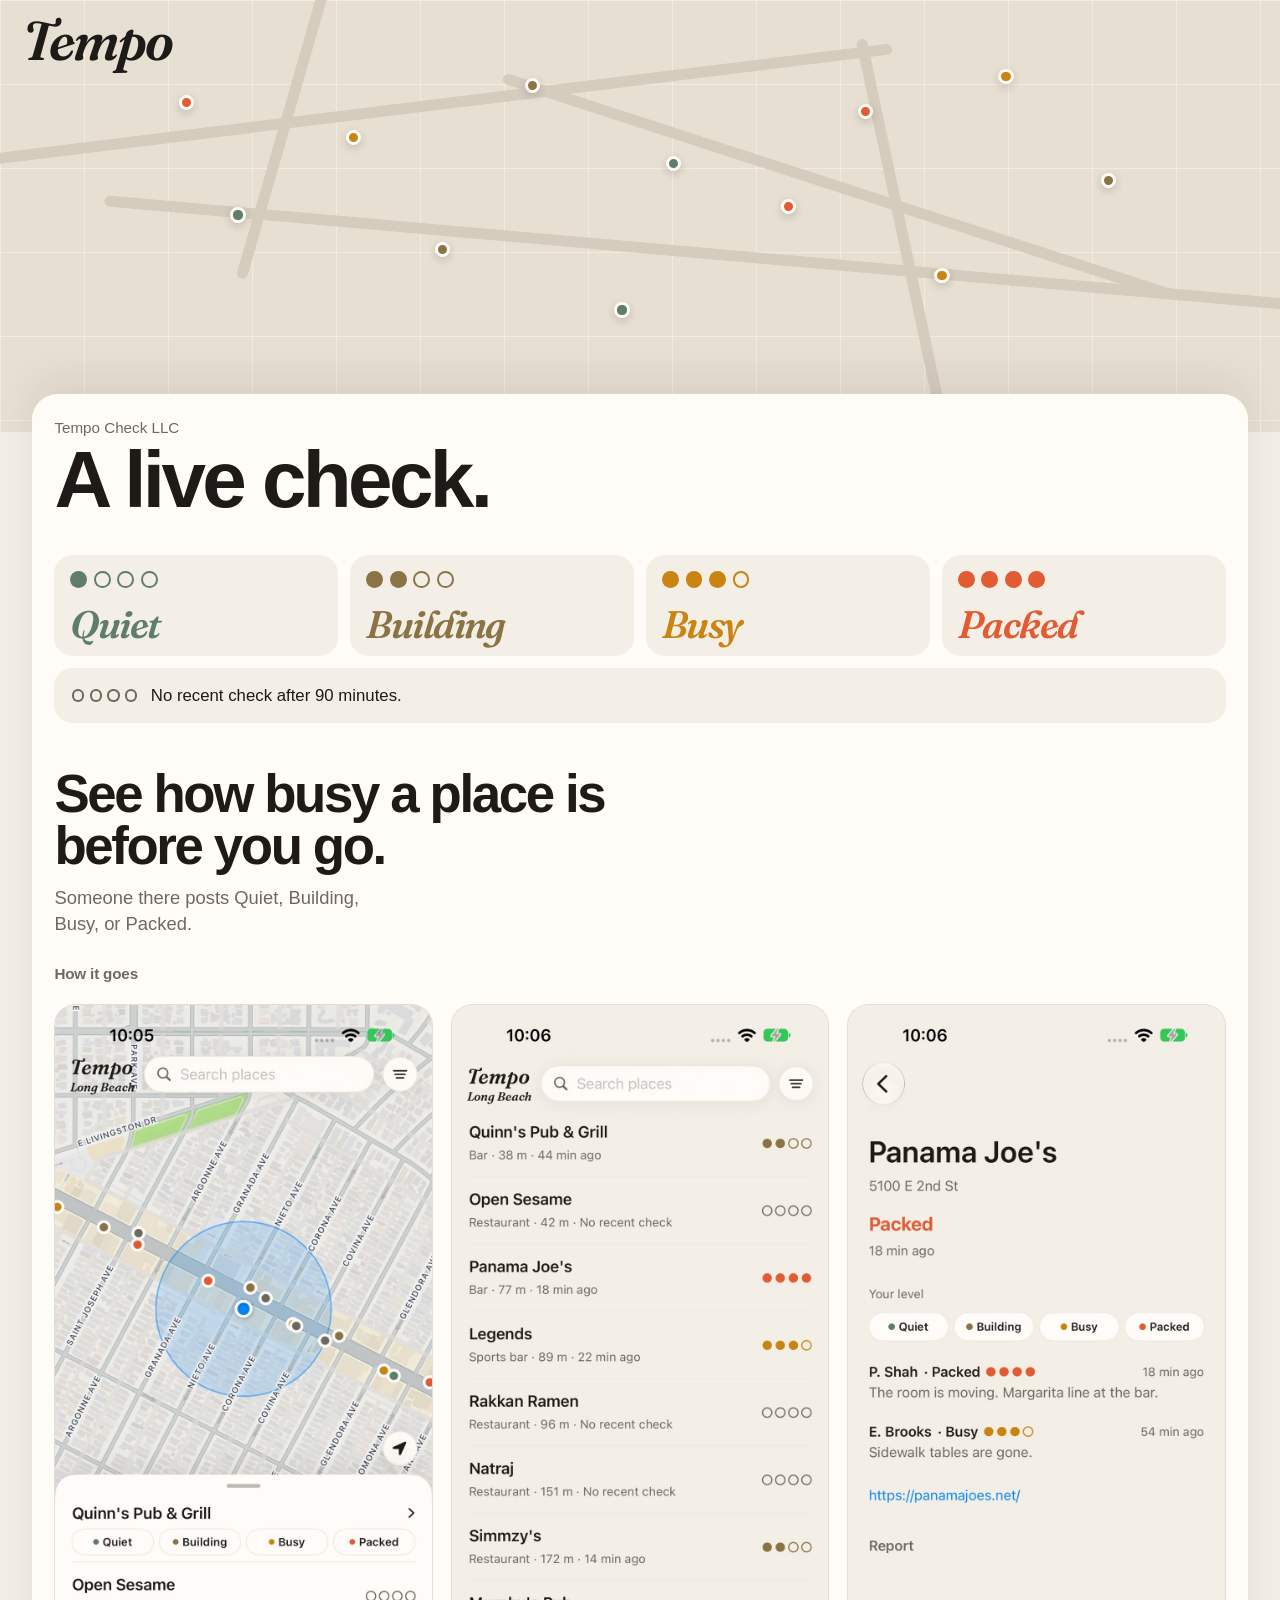
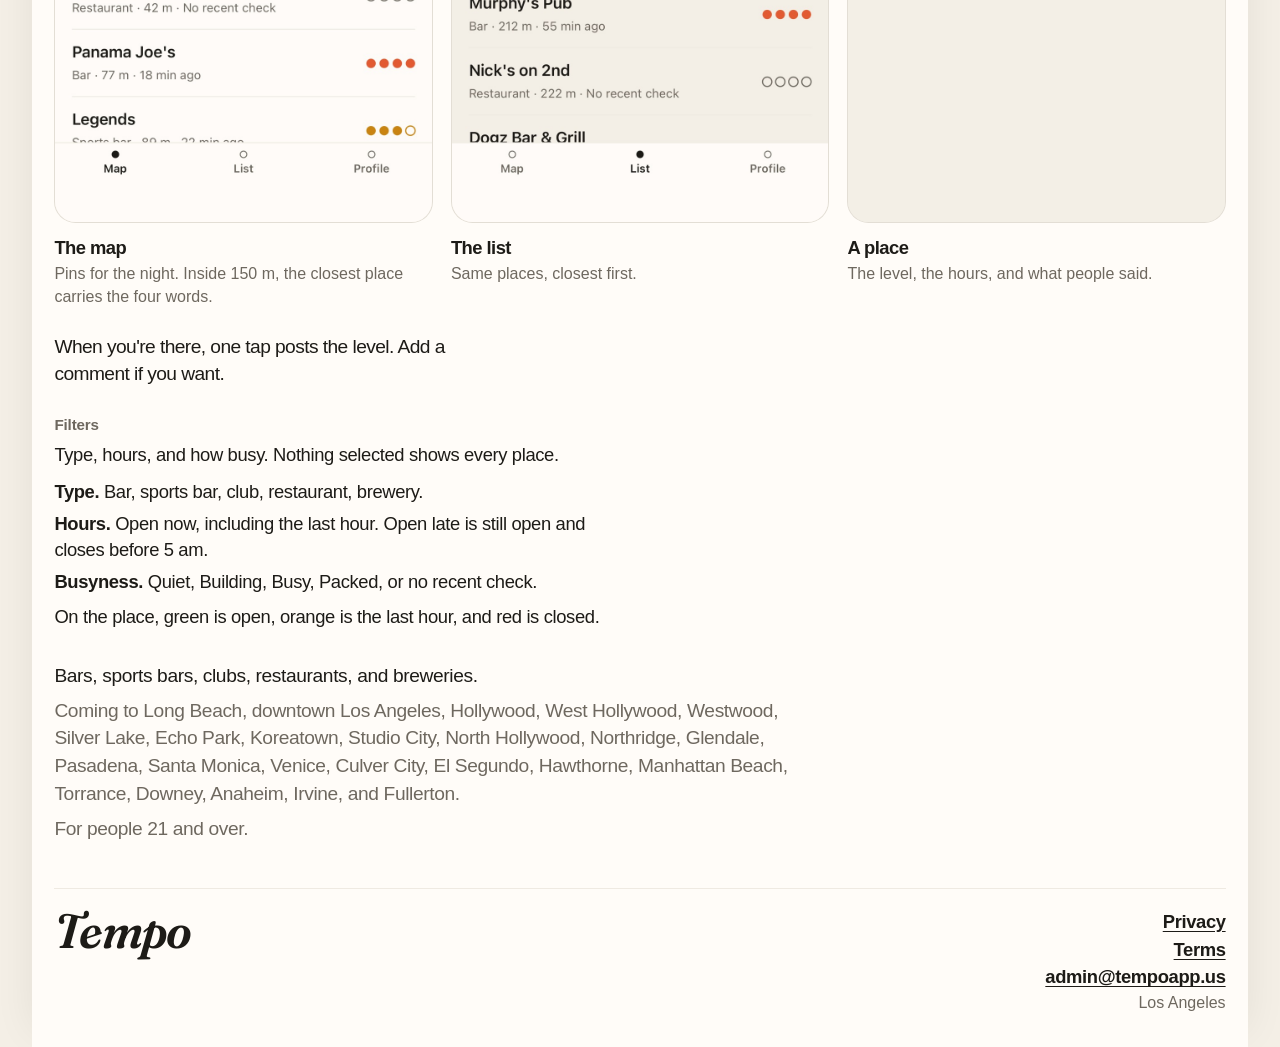
<file: index.html>
<!DOCTYPE html>
<html lang="en">
<head>
  <meta charset="utf-8">
  <meta name="viewport" content="width=device-width, initial-scale=1">
  <title>Tempo</title>
  <meta name="description" content="See how busy a place is before you go. Tempo is a live check, from Tempo Check LLC.">
  <meta name="theme-color" content="#e7dfd2">
  <link rel="stylesheet" href="styles.css">
</head>
<body>
  <header class="stage">
    <div class="sky" aria-hidden="true">
      <span class="road r1"></span>
      <span class="road r2"></span>
      <span class="road r3"></span>
      <span class="road r4"></span>
      <span class="road r5"></span>
      <span class="pin packed" style="top: 22%; left: 14%"></span>
      <span class="pin busy" style="top: 30%; left: 27%"></span>
      <span class="pin building" style="top: 18%; left: 41%"></span>
      <span class="pin quiet" style="top: 36%; left: 52%"></span>
      <span class="pin packed" style="top: 24%; left: 67%"></span>
      <span class="pin busy" style="top: 16%; left: 78%"></span>
      <span class="pin quiet" style="top: 48%; left: 18%"></span>
      <span class="pin building" style="top: 56%; left: 34%"></span>
      <span class="pin packed" style="top: 46%; left: 61%"></span>
      <span class="pin busy" style="top: 62%; left: 73%"></span>
      <span class="pin quiet" style="top: 70%; left: 48%"></span>
      <span class="pin building" style="top: 40%; left: 86%"></span>
    </div>
    <div class="bar">
      <p class="brand">Tempo</p>
    </div>
  </header>

  <main>
    <section class="lead">
      <p class="kicker">Tempo Check LLC</p>
      <h1>A live check.</h1>
    </section>

    <section class="meter-block">
      <ol class="meter">
        <li class="quiet">
          <span class="dots" aria-hidden="true"><i></i><i class="off"></i><i class="off"></i><i class="off"></i></span>
          <span class="name">Quiet</span>
        </li>
        <li class="building">
          <span class="dots" aria-hidden="true"><i></i><i></i><i class="off"></i><i class="off"></i></span>
          <span class="name">Building</span>
        </li>
        <li class="busy">
          <span class="dots" aria-hidden="true"><i></i><i></i><i></i><i class="off"></i></span>
          <span class="name">Busy</span>
        </li>
        <li class="packed">
          <span class="dots" aria-hidden="true"><i></i><i></i><i></i><i></i></span>
          <span class="name">Packed</span>
        </li>
      </ol>
      <p class="blank"><span class="dots" aria-hidden="true"><i class="off"></i><i class="off"></i><i class="off"></i><i class="off"></i></span>No recent check after 90 minutes.</p>
    </section>

    <section class="purpose-block">
      <p class="purpose">See how busy a place is before you go.</p>
      <p class="purpose-note">Someone there posts Quiet, Building, Busy, or Packed.</p>
    </section>

    <section class="flow">
      <h2>How it goes</h2>
      <figure>
        <img src="images/map.jpg" alt="The Tempo map in Long Beach. Colored pins show the level, and Quinn's Pub and Grill is the closest place, with Quiet, Building, Busy, and Packed.">
        <figcaption>
          <span class="step">The map</span>
          Pins for the night. Inside 150 m, the closest place carries the four words.
        </figcaption>
      </figure>
      <figure>
        <img src="images/list.jpg" alt="The Tempo list in Long Beach, closest places first. Each row shows the dots, the kind of place, and how far away it is.">
        <figcaption>
          <span class="step">The list</span>
          Same places, closest first.
        </figcaption>
      </figure>
      <figure>
        <img src="images/place.jpg" alt="Panama Joe's open in Tempo. Packed, 18 minutes ago, with notes from people who were there.">
        <figcaption>
          <span class="step">A place</span>
          The level, the hours, and what people said.
        </figcaption>
      </figure>
    </section>

    <p class="tap">When you're there, one tap posts the level. Add a comment if you want.</p>

    <section class="details">
      <h2>Filters</h2>
      <p>Type, hours, and how busy. Nothing selected shows every place.</p>
      <ul>
        <li><strong>Type.</strong> Bar, sports bar, club, restaurant, brewery.</li>
        <li><strong>Hours.</strong> Open now, including the last hour. Open late is still open and closes before 5 am.</li>
        <li><strong>Busyness.</strong> Quiet, Building, Busy, Packed, or no recent check.</li>
      </ul>
      <p>On the place, green is open, orange is the last hour, and red is closed.</p>
    </section>

    <section class="cover">
      <p>Bars, sports bars, clubs, restaurants, and breweries.</p>
      <p class="cover-places">Coming to Long Beach, downtown Los Angeles, Hollywood, West Hollywood, Westwood, Silver Lake, Echo Park, Koreatown, Studio City, North Hollywood, Northridge, Glendale, Pasadena, Santa Monica, Venice, Culver City, El Segundo, Hawthorne, Manhattan Beach, Torrance, Downey, Anaheim, Irvine, and Fullerton.</p>
      <p class="age">For people 21 and over.</p>
    </section>

    <footer>
      <p class="brand">Tempo</p>
      <div class="foot-links">
        <a href='/privacy'>Privacy</a>
        <a href='/terms'>Terms</a>
        <a href="mailto:admin@tempoapp.us">admin@tempoapp.us</a>
        <span>Los Angeles</span>
      </div>
    </footer>
  </main>
</body>
</html>
</file>
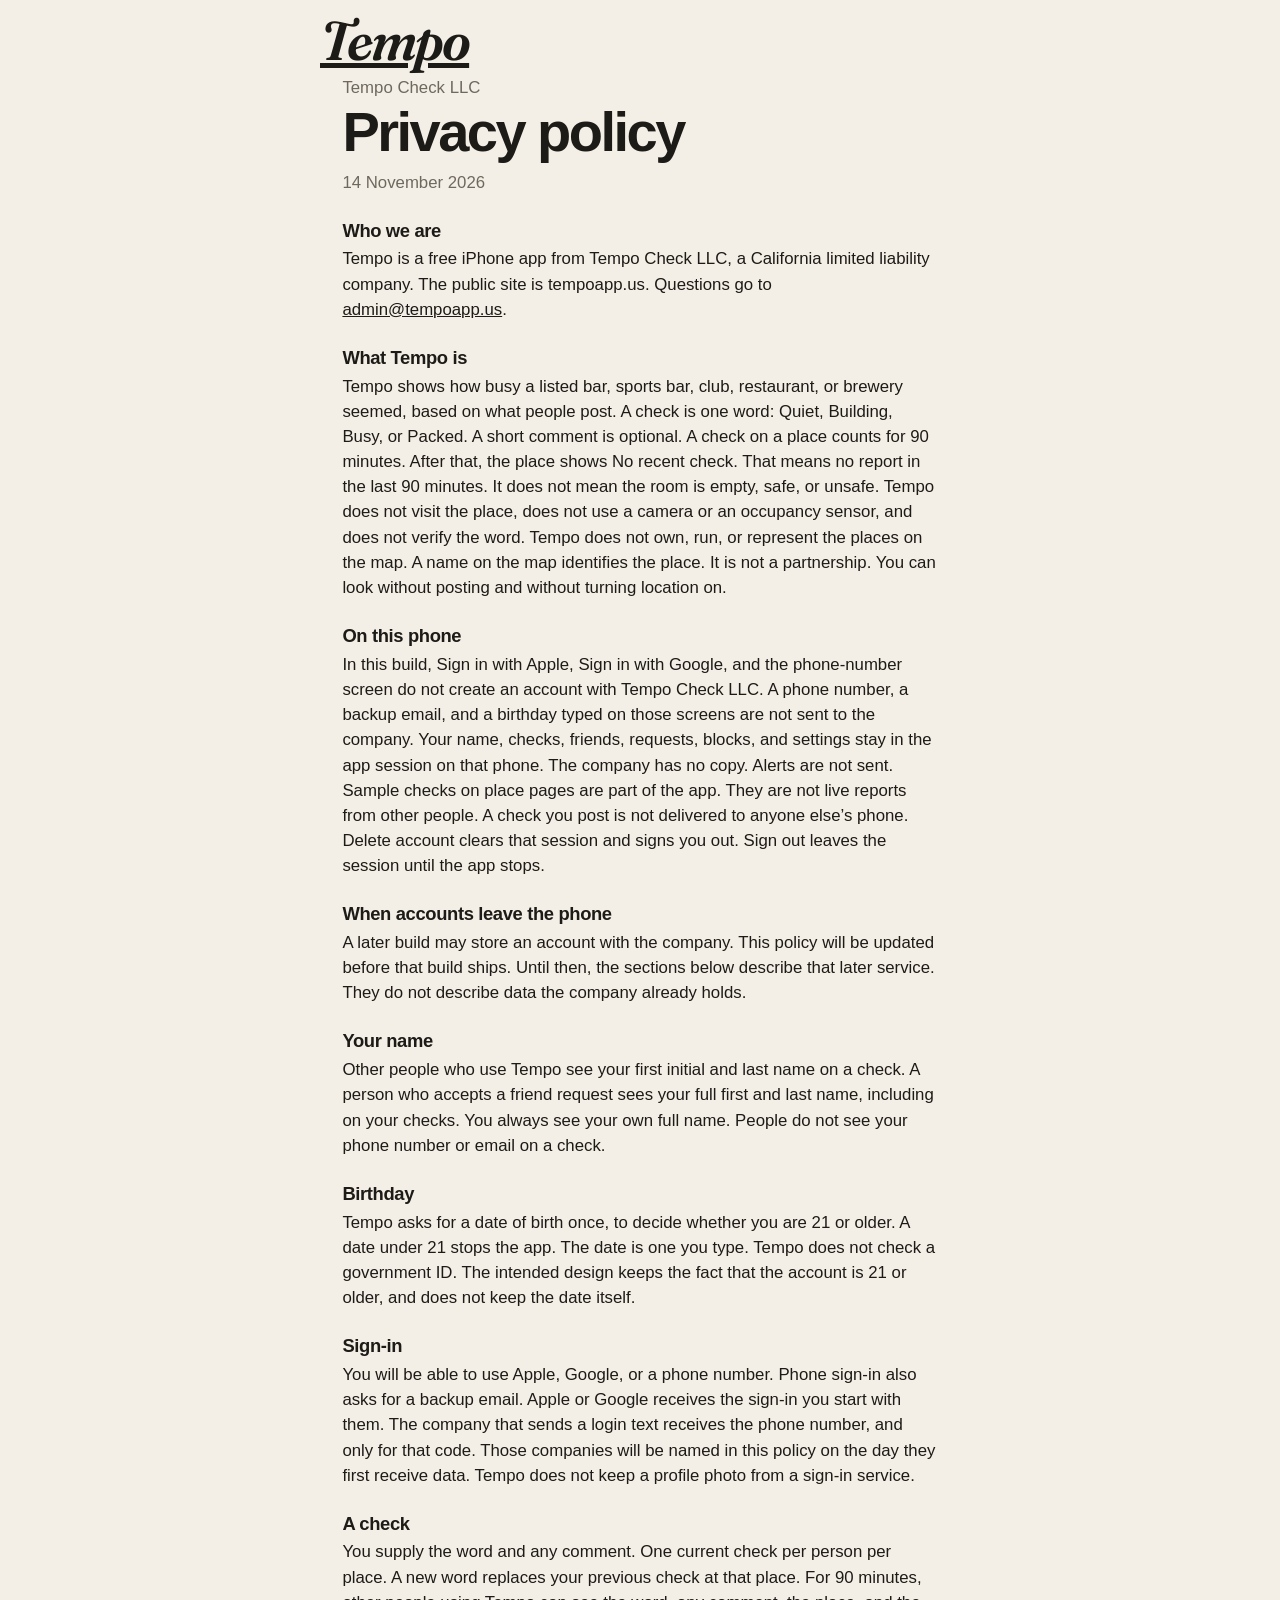
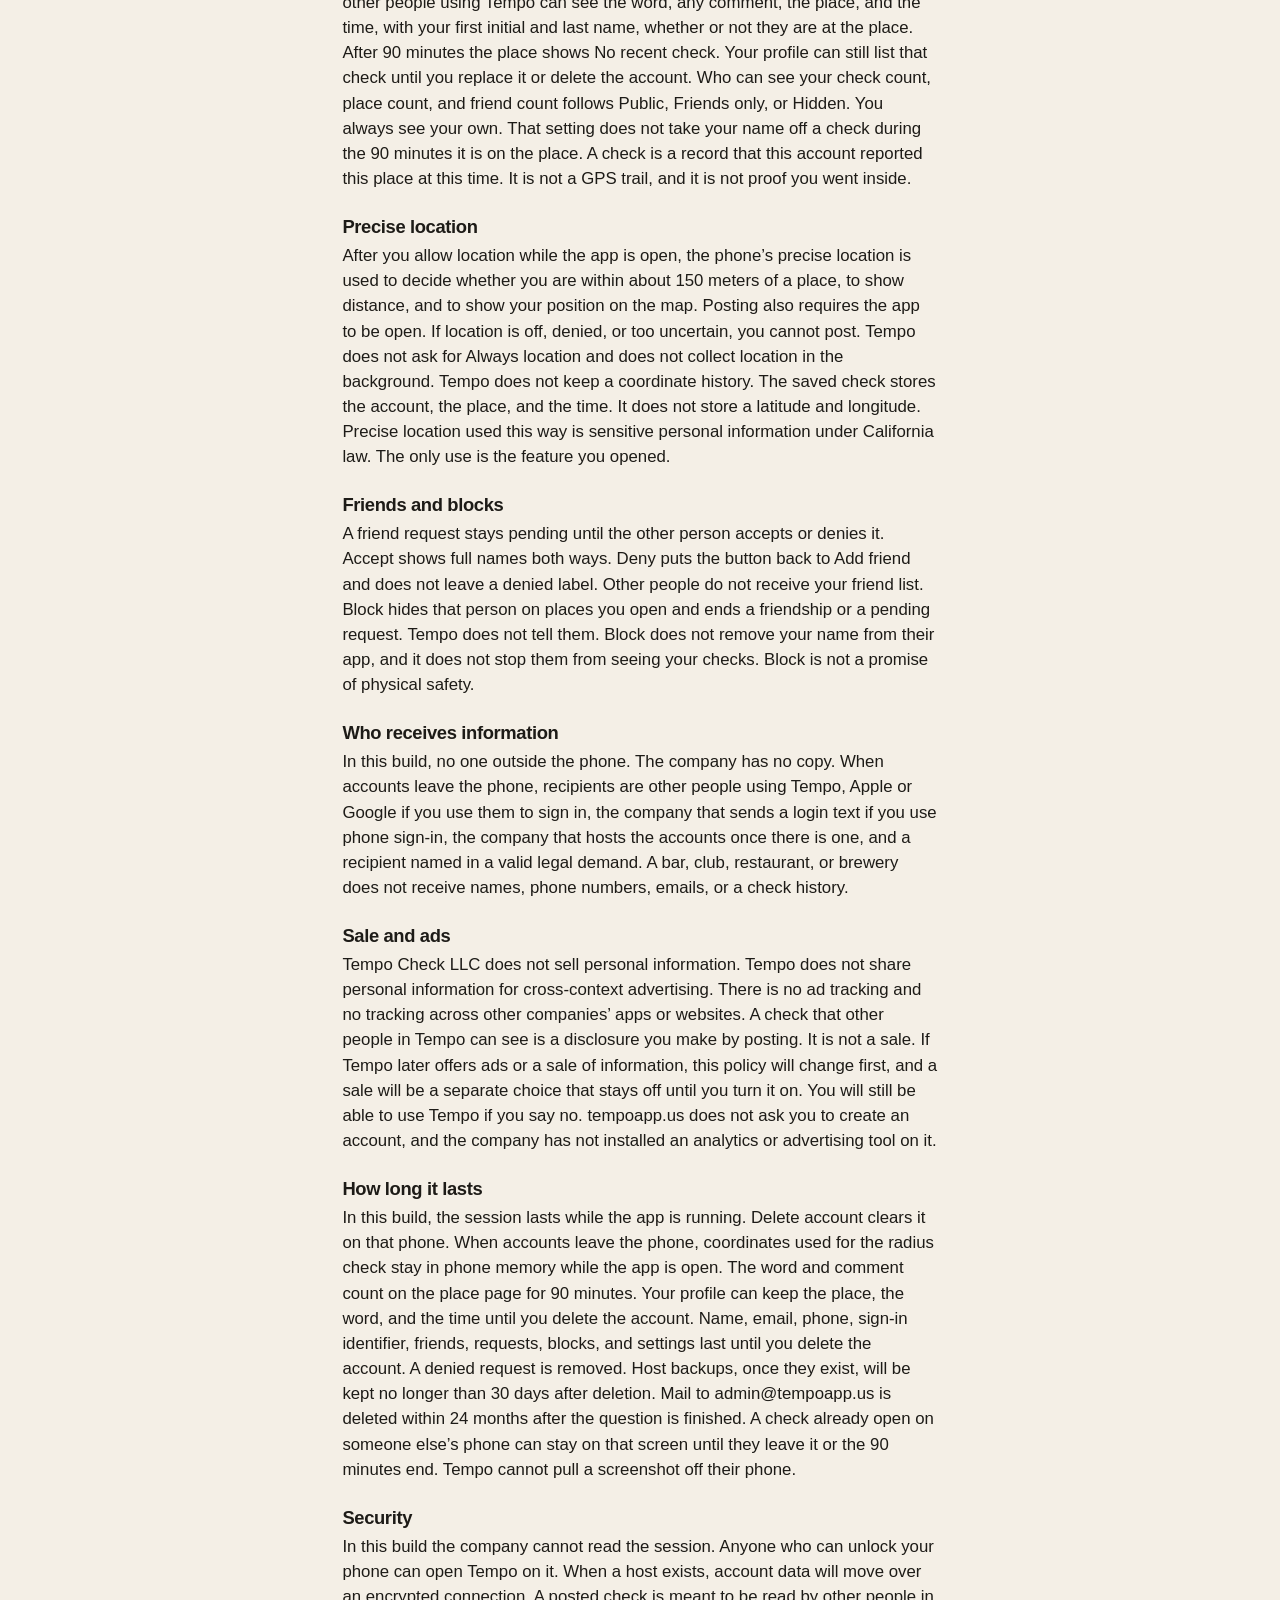
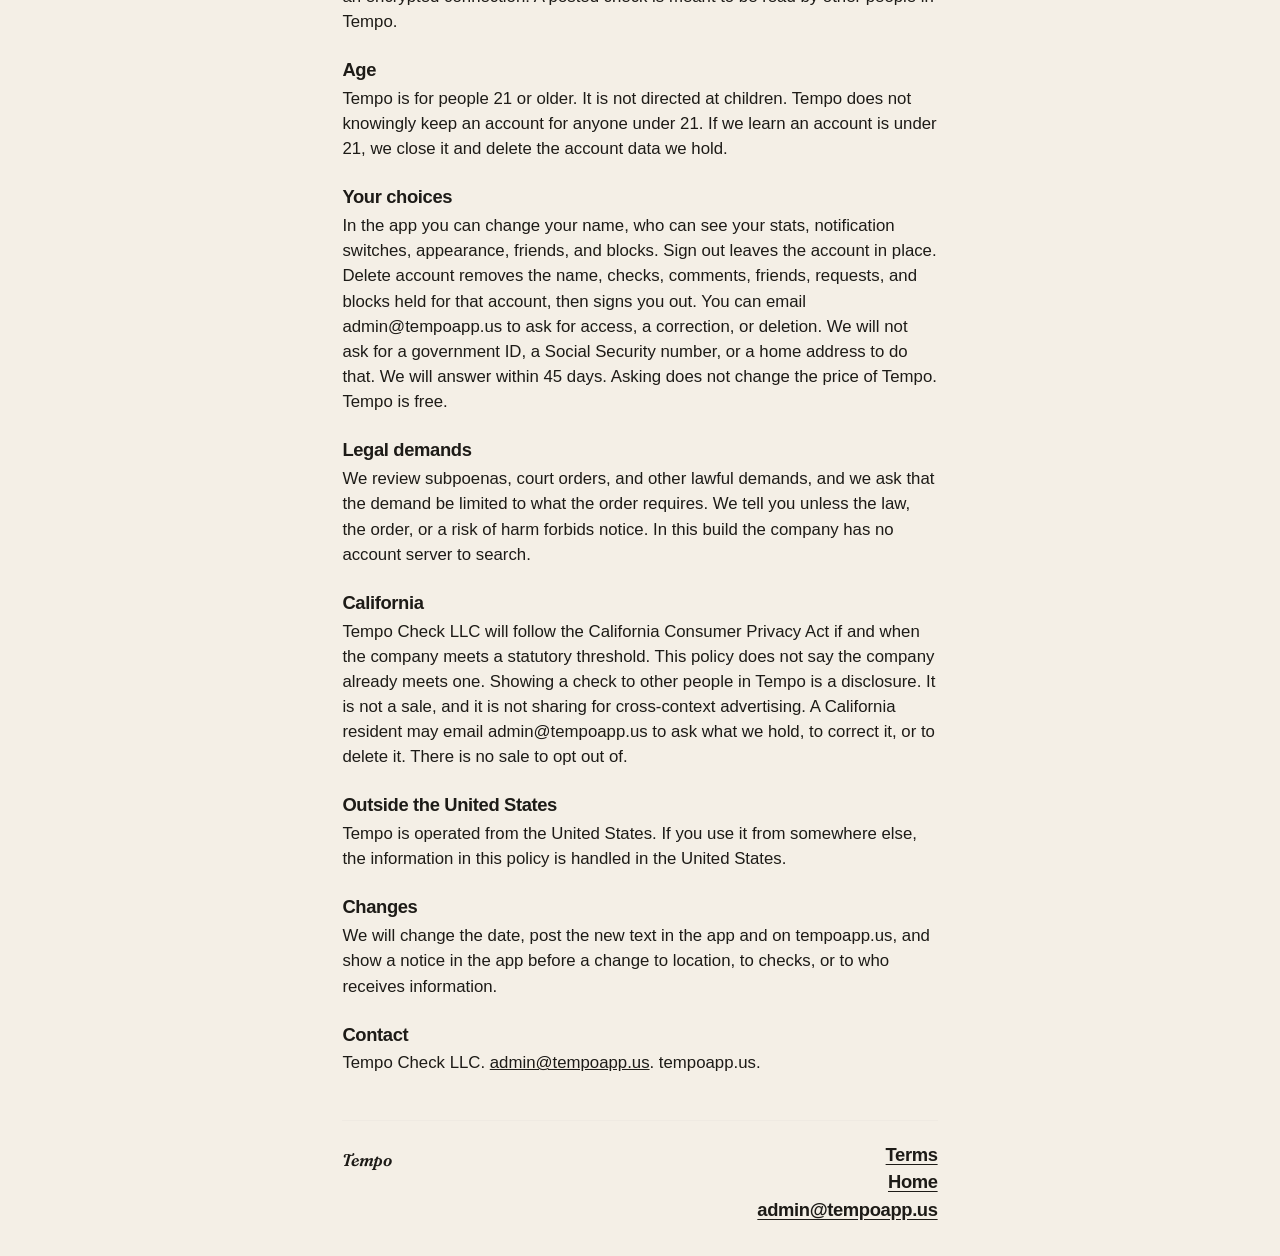
<file: privacy.html>
<!DOCTYPE html>
<html lang="en">
<head>
  <meta charset="utf-8">
  <meta name="viewport" content="width=device-width, initial-scale=1">
  <title>Privacy policy — Tempo</title>
  <meta name="description" content="Privacy policy for Tempo, from Tempo Check LLC. Effective 14 November 2026.">
  <meta name="theme-color" content="#f4efe6">
  <link rel="stylesheet" href="styles.css">
</head>
<body class="doc">
  <header class="bar">
    <a class='brand' href='/'>Tempo</a>
  </header>
  <main class="legal">
    <p class="kicker">Tempo Check LLC</p>
    <h1>Privacy policy</h1>
    <p class="dated">14 November 2026</p>

    <h2>Who we are</h2>
    <p>Tempo is a free iPhone app from Tempo Check LLC, a California limited liability company. The public site is tempoapp.us. Questions go to <a href="mailto:admin@tempoapp.us">admin@tempoapp.us</a>.</p>

    <h2>What Tempo is</h2>
    <p>Tempo shows how busy a listed bar, sports bar, club, restaurant, or brewery seemed, based on what people post. A check is one word: Quiet, Building, Busy, or Packed. A short comment is optional. A check on a place counts for 90 minutes. After that, the place shows No recent check. That means no report in the last 90 minutes. It does not mean the room is empty, safe, or unsafe. Tempo does not visit the place, does not use a camera or an occupancy sensor, and does not verify the word. Tempo does not own, run, or represent the places on the map. A name on the map identifies the place. It is not a partnership. You can look without posting and without turning location on.</p>

    <h2>On this phone</h2>
    <p>In this build, Sign in with Apple, Sign in with Google, and the phone-number screen do not create an account with Tempo Check LLC. A phone number, a backup email, and a birthday typed on those screens are not sent to the company. Your name, checks, friends, requests, blocks, and settings stay in the app session on that phone. The company has no copy. Alerts are not sent. Sample checks on place pages are part of the app. They are not live reports from other people. A check you post is not delivered to anyone else’s phone. Delete account clears that session and signs you out. Sign out leaves the session until the app stops.</p>

    <h2>When accounts leave the phone</h2>
    <p>A later build may store an account with the company. This policy will be updated before that build ships. Until then, the sections below describe that later service. They do not describe data the company already holds.</p>

    <h2>Your name</h2>
    <p>Other people who use Tempo see your first initial and last name on a check. A person who accepts a friend request sees your full first and last name, including on your checks. You always see your own full name. People do not see your phone number or email on a check.</p>

    <h2>Birthday</h2>
    <p>Tempo asks for a date of birth once, to decide whether you are 21 or older. A date under 21 stops the app. The date is one you type. Tempo does not check a government ID. The intended design keeps the fact that the account is 21 or older, and does not keep the date itself.</p>

    <h2>Sign-in</h2>
    <p>You will be able to use Apple, Google, or a phone number. Phone sign-in also asks for a backup email. Apple or Google receives the sign-in you start with them. The company that sends a login text receives the phone number, and only for that code. Those companies will be named in this policy on the day they first receive data. Tempo does not keep a profile photo from a sign-in service.</p>

    <h2>A check</h2>
    <p>You supply the word and any comment. One current check per person per place. A new word replaces your previous check at that place. For 90 minutes, other people using Tempo can see the word, any comment, the place, and the time, with your first initial and last name, whether or not they are at the place. After 90 minutes the place shows No recent check. Your profile can still list that check until you replace it or delete the account. Who can see your check count, place count, and friend count follows Public, Friends only, or Hidden. You always see your own. That setting does not take your name off a check during the 90 minutes it is on the place. A check is a record that this account reported this place at this time. It is not a GPS trail, and it is not proof you went inside.</p>

    <h2>Precise location</h2>
    <p>After you allow location while the app is open, the phone’s precise location is used to decide whether you are within about 150 meters of a place, to show distance, and to show your position on the map. Posting also requires the app to be open. If location is off, denied, or too uncertain, you cannot post. Tempo does not ask for Always location and does not collect location in the background. Tempo does not keep a coordinate history. The saved check stores the account, the place, and the time. It does not store a latitude and longitude. Precise location used this way is sensitive personal information under California law. The only use is the feature you opened.</p>

    <h2>Friends and blocks</h2>
    <p>A friend request stays pending until the other person accepts or denies it. Accept shows full names both ways. Deny puts the button back to Add friend and does not leave a denied label. Other people do not receive your friend list. Block hides that person on places you open and ends a friendship or a pending request. Tempo does not tell them. Block does not remove your name from their app, and it does not stop them from seeing your checks. Block is not a promise of physical safety.</p>

    <h2>Who receives information</h2>
    <p>In this build, no one outside the phone. The company has no copy. When accounts leave the phone, recipients are other people using Tempo, Apple or Google if you use them to sign in, the company that sends a login text if you use phone sign-in, the company that hosts the accounts once there is one, and a recipient named in a valid legal demand. A bar, club, restaurant, or brewery does not receive names, phone numbers, emails, or a check history.</p>

    <h2>Sale and ads</h2>
    <p>Tempo Check LLC does not sell personal information. Tempo does not share personal information for cross-context advertising. There is no ad tracking and no tracking across other companies’ apps or websites. A check that other people in Tempo can see is a disclosure you make by posting. It is not a sale. If Tempo later offers ads or a sale of information, this policy will change first, and a sale will be a separate choice that stays off until you turn it on. You will still be able to use Tempo if you say no. tempoapp.us does not ask you to create an account, and the company has not installed an analytics or advertising tool on it.</p>

    <h2>How long it lasts</h2>
    <p>In this build, the session lasts while the app is running. Delete account clears it on that phone. When accounts leave the phone, coordinates used for the radius check stay in phone memory while the app is open. The word and comment count on the place page for 90 minutes. Your profile can keep the place, the word, and the time until you delete the account. Name, email, phone, sign-in identifier, friends, requests, blocks, and settings last until you delete the account. A denied request is removed. Host backups, once they exist, will be kept no longer than 30 days after deletion. Mail to admin@tempoapp.us is deleted within 24 months after the question is finished. A check already open on someone else’s phone can stay on that screen until they leave it or the 90 minutes end. Tempo cannot pull a screenshot off their phone.</p>

    <h2>Security</h2>
    <p>In this build the company cannot read the session. Anyone who can unlock your phone can open Tempo on it. When a host exists, account data will move over an encrypted connection. A posted check is meant to be read by other people in Tempo.</p>

    <h2>Age</h2>
    <p>Tempo is for people 21 or older. It is not directed at children. Tempo does not knowingly keep an account for anyone under 21. If we learn an account is under 21, we close it and delete the account data we hold.</p>

    <h2>Your choices</h2>
    <p>In the app you can change your name, who can see your stats, notification switches, appearance, friends, and blocks. Sign out leaves the account in place. Delete account removes the name, checks, comments, friends, requests, and blocks held for that account, then signs you out. You can email admin@tempoapp.us to ask for access, a correction, or deletion. We will not ask for a government ID, a Social Security number, or a home address to do that. We will answer within 45 days. Asking does not change the price of Tempo. Tempo is free.</p>

    <h2>Legal demands</h2>
    <p>We review subpoenas, court orders, and other lawful demands, and we ask that the demand be limited to what the order requires. We tell you unless the law, the order, or a risk of harm forbids notice. In this build the company has no account server to search.</p>

    <h2>California</h2>
    <p>Tempo Check LLC will follow the California Consumer Privacy Act if and when the company meets a statutory threshold. This policy does not say the company already meets one. Showing a check to other people in Tempo is a disclosure. It is not a sale, and it is not sharing for cross-context advertising. A California resident may email admin@tempoapp.us to ask what we hold, to correct it, or to delete it. There is no sale to opt out of.</p>

    <h2>Outside the United States</h2>
    <p>Tempo is operated from the United States. If you use it from somewhere else, the information in this policy is handled in the United States.</p>

    <h2>Changes</h2>
    <p>We will change the date, post the new text in the app and on tempoapp.us, and show a notice in the app before a change to location, to checks, or to who receives information.</p>

    <h2>Contact</h2>
    <p>Tempo Check LLC. <a href="mailto:admin@tempoapp.us">admin@tempoapp.us</a>. tempoapp.us.</p>

    <footer>
      <p class="brand">Tempo</p>
      <div class="foot-links">
        <a href='/terms'>Terms</a>
        <a href='/'>Home</a>
        <a href="mailto:admin@tempoapp.us">admin@tempoapp.us</a>
      </div>
    </footer>
  </main>
</body>
</html>
</file>
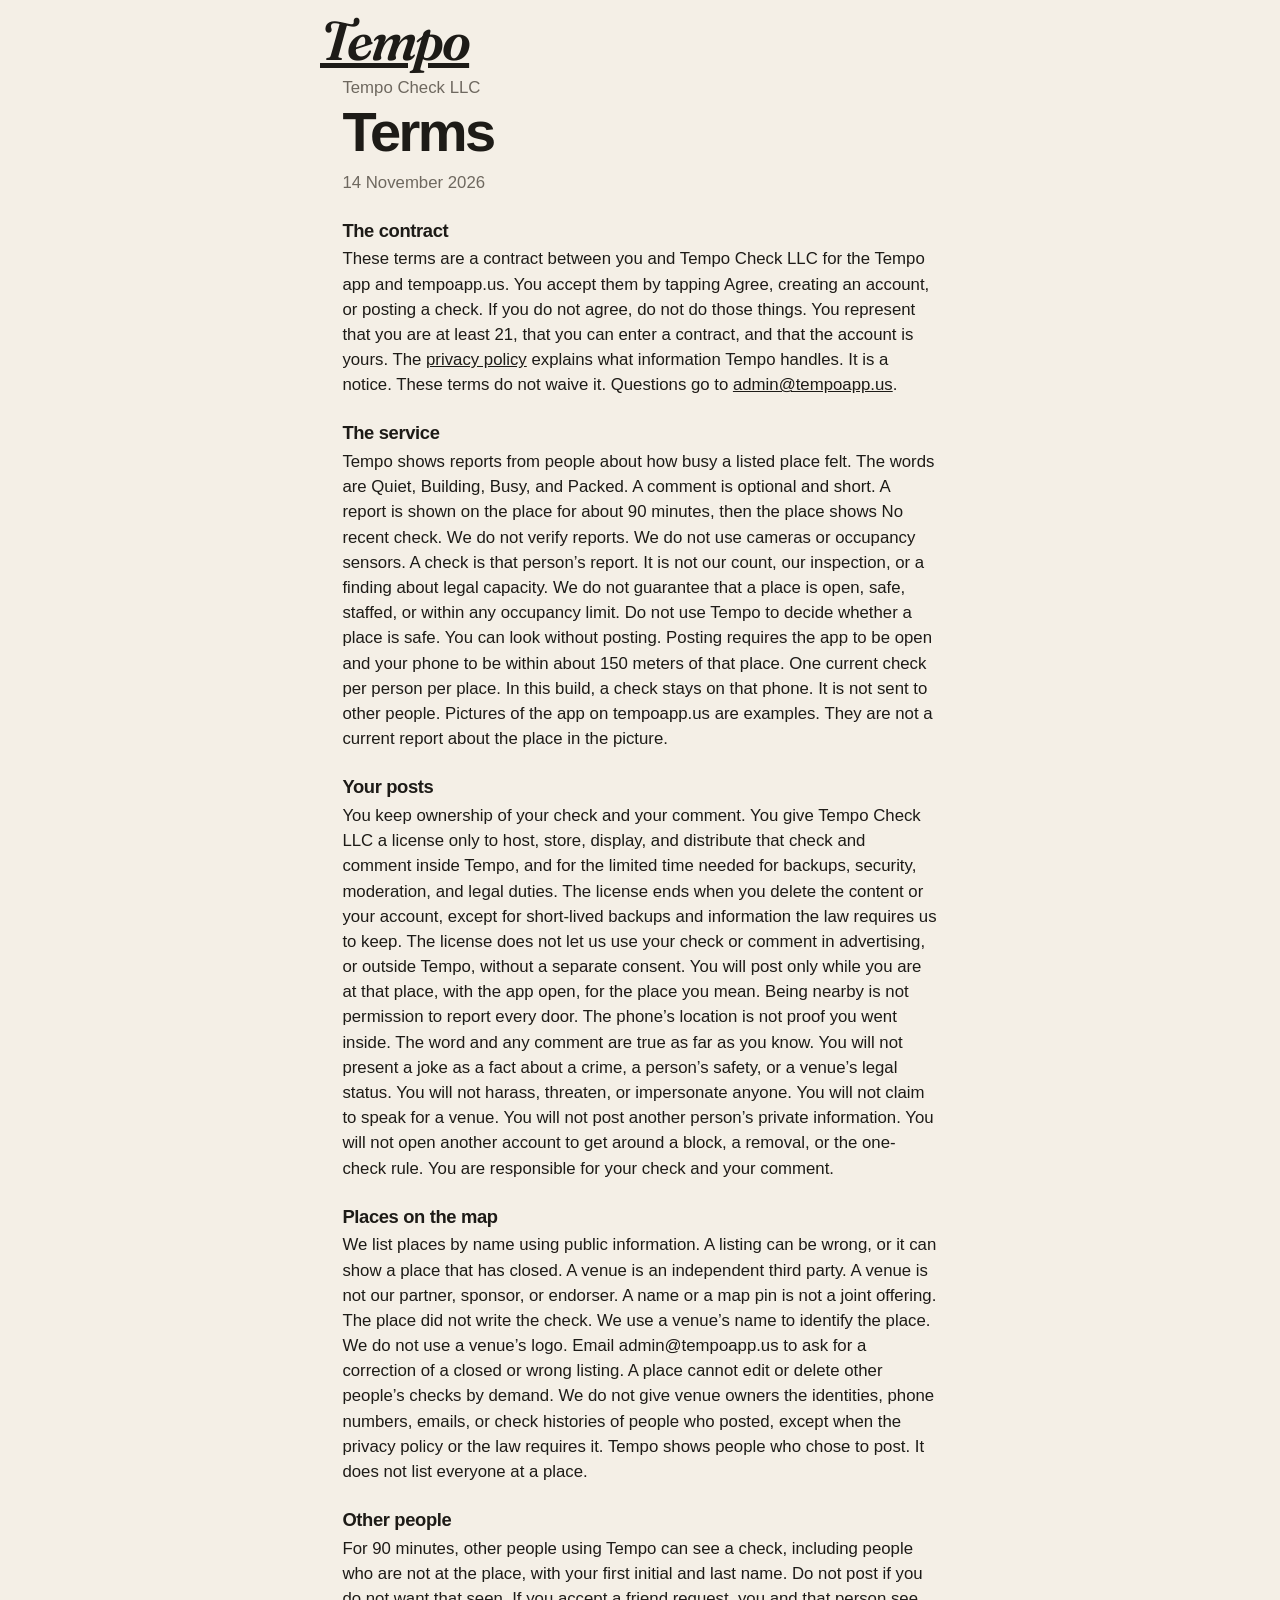
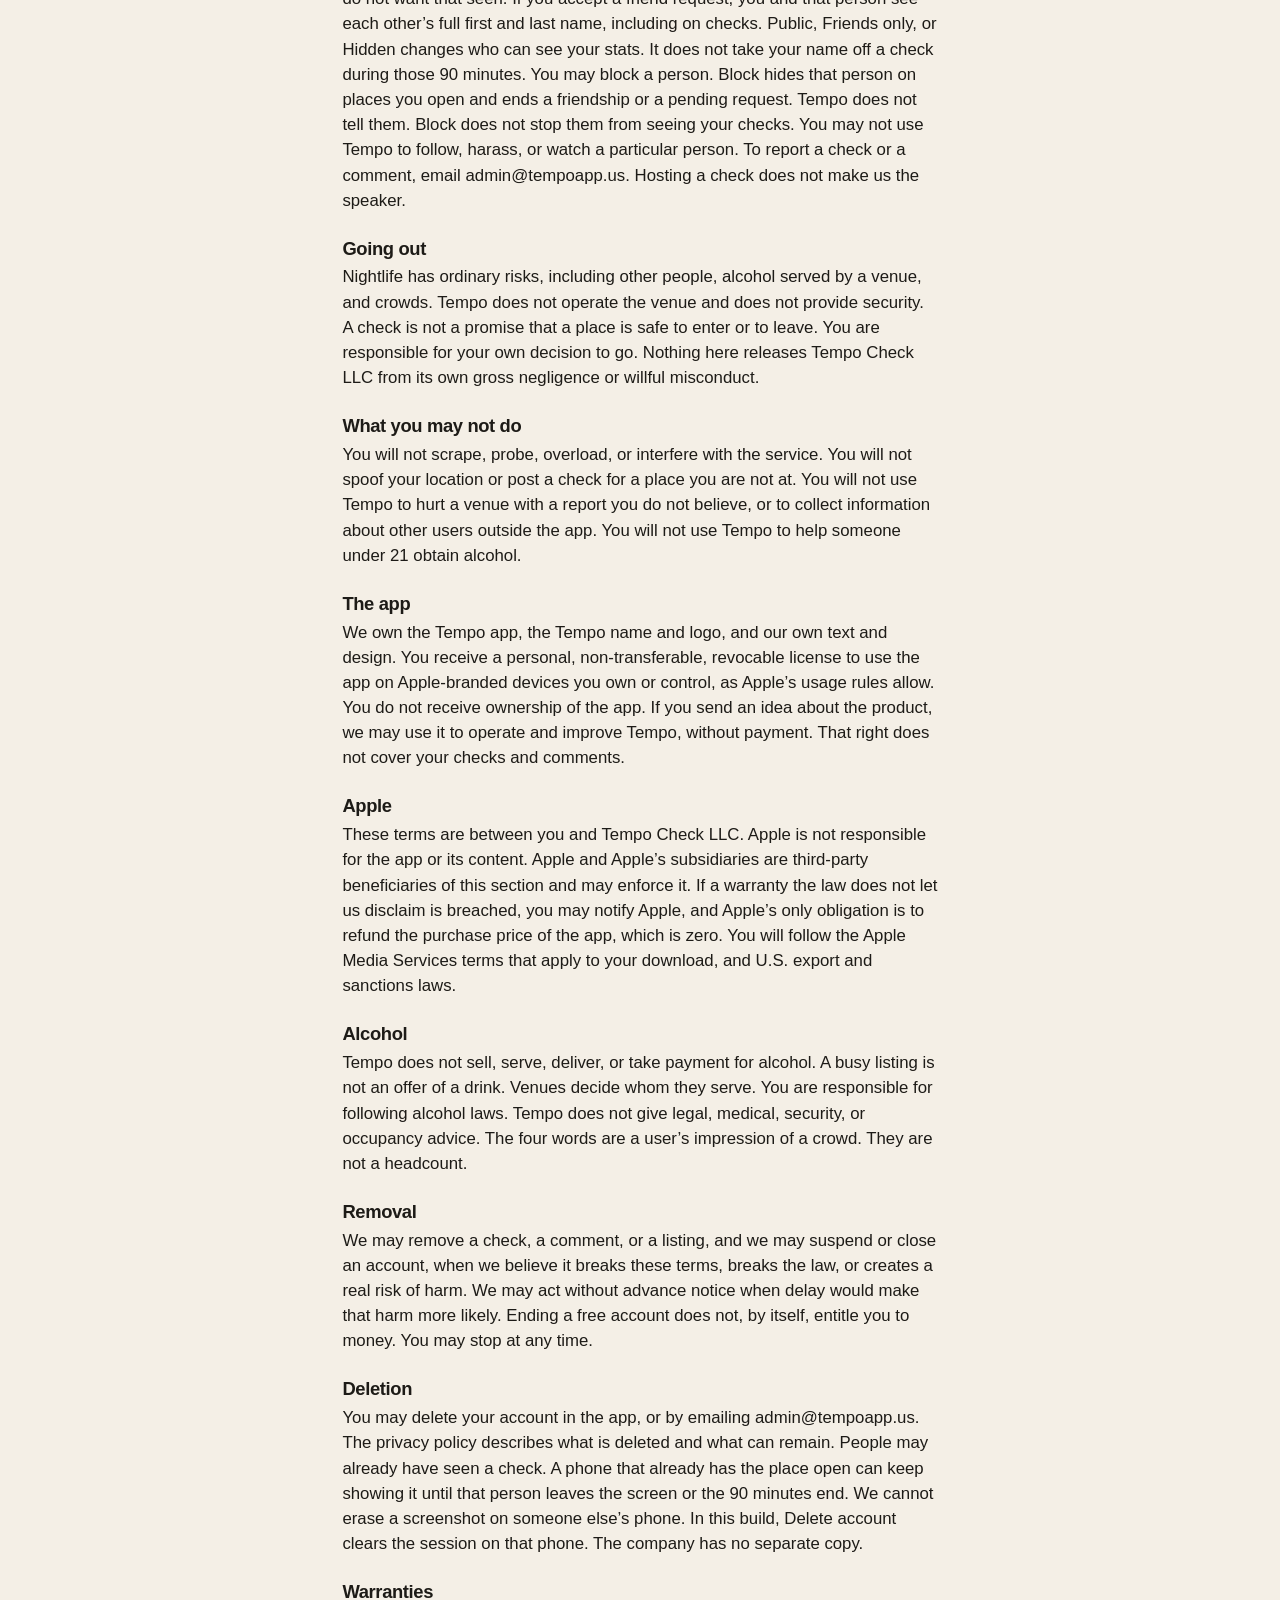
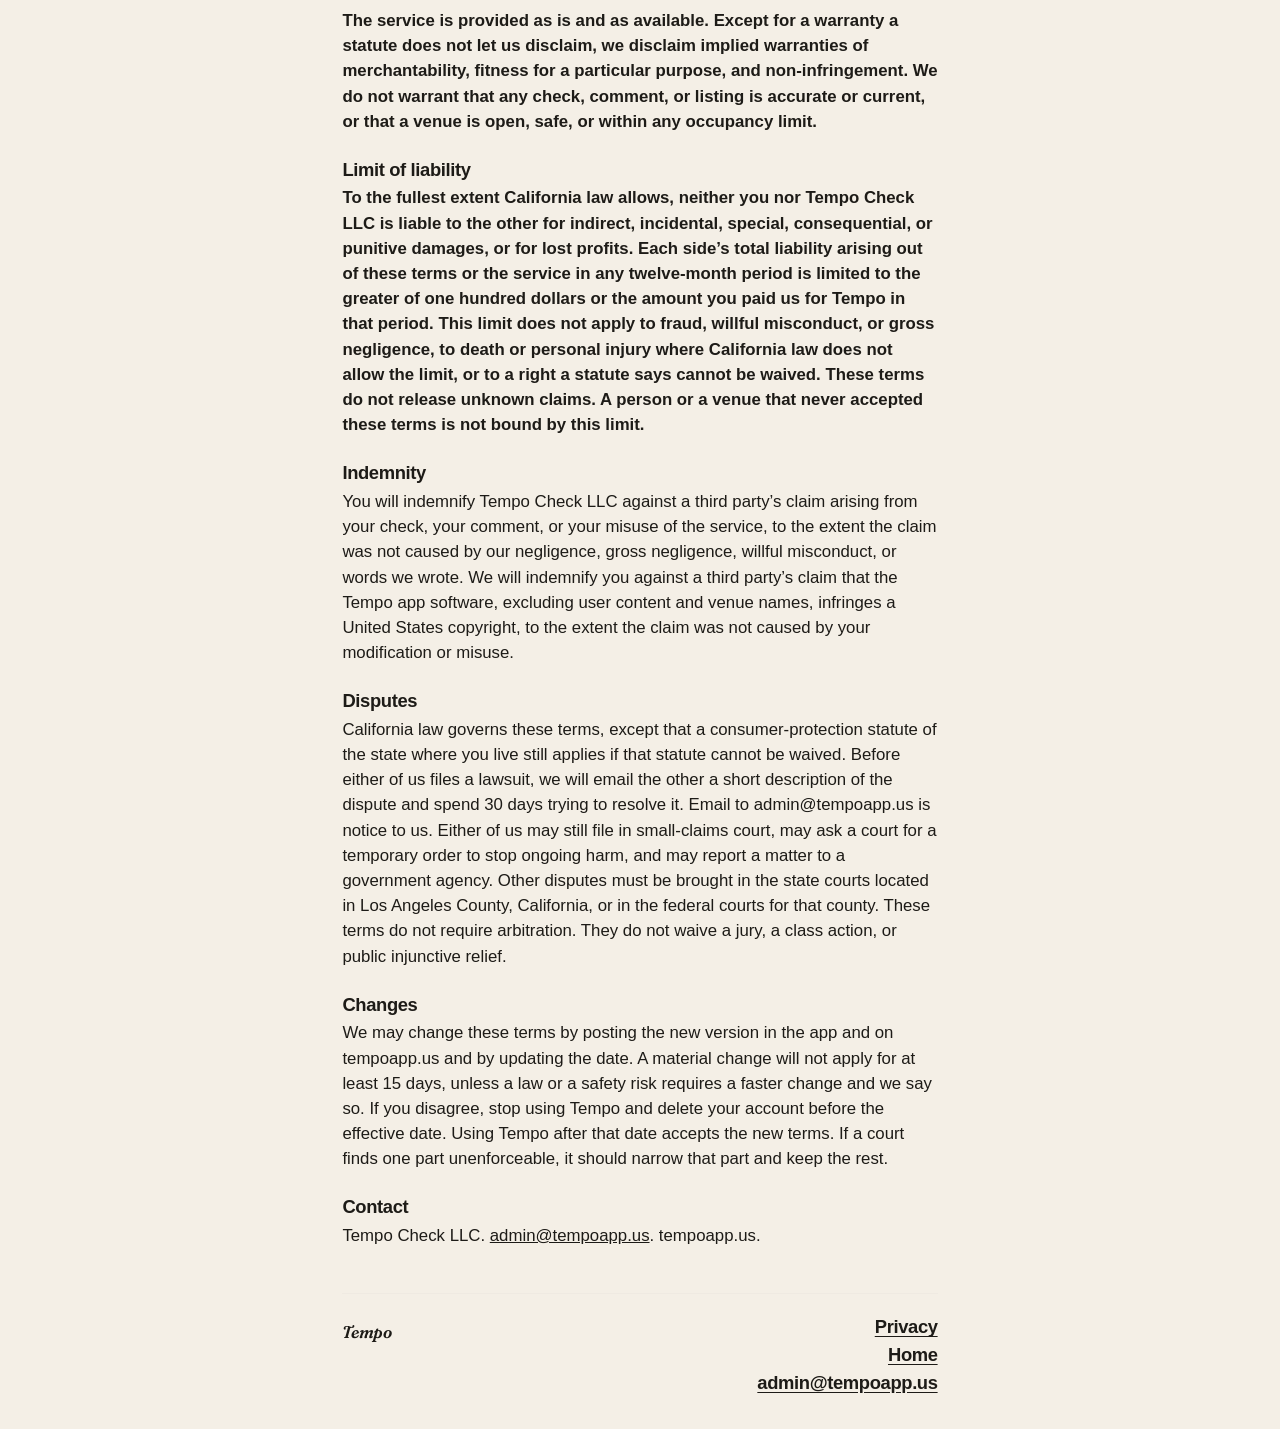
<file: terms.html>
<!DOCTYPE html>
<html lang="en">
<head>
  <meta charset="utf-8">
  <meta name="viewport" content="width=device-width, initial-scale=1">
  <title>Terms — Tempo</title>
  <meta name="description" content="Terms of use for Tempo, from Tempo Check LLC. Effective 14 November 2026.">
  <meta name="theme-color" content="#f4efe6">
  <link rel="stylesheet" href="styles.css">
</head>
<body class="doc">
  <header class="bar">
    <a class='brand' href='/'>Tempo</a>
  </header>
  <main class="legal">
    <p class="kicker">Tempo Check LLC</p>
    <h1>Terms</h1>
    <p class="dated">14 November 2026</p>

    <h2>The contract</h2>
    <p>These terms are a contract between you and Tempo Check LLC for the Tempo app and tempoapp.us. You accept them by tapping Agree, creating an account, or posting a check. If you do not agree, do not do those things. You represent that you are at least 21, that you can enter a contract, and that the account is yours. The <a href='/privacy'>privacy policy</a> explains what information Tempo handles. It is a notice. These terms do not waive it. Questions go to <a href="mailto:admin@tempoapp.us">admin@tempoapp.us</a>.</p>

    <h2>The service</h2>
    <p>Tempo shows reports from people about how busy a listed place felt. The words are Quiet, Building, Busy, and Packed. A comment is optional and short. A report is shown on the place for about 90 minutes, then the place shows No recent check. We do not verify reports. We do not use cameras or occupancy sensors. A check is that person’s report. It is not our count, our inspection, or a finding about legal capacity. We do not guarantee that a place is open, safe, staffed, or within any occupancy limit. Do not use Tempo to decide whether a place is safe. You can look without posting. Posting requires the app to be open and your phone to be within about 150 meters of that place. One current check per person per place. In this build, a check stays on that phone. It is not sent to other people. Pictures of the app on tempoapp.us are examples. They are not a current report about the place in the picture.</p>

    <h2>Your posts</h2>
    <p>You keep ownership of your check and your comment. You give Tempo Check LLC a license only to host, store, display, and distribute that check and comment inside Tempo, and for the limited time needed for backups, security, moderation, and legal duties. The license ends when you delete the content or your account, except for short-lived backups and information the law requires us to keep. The license does not let us use your check or comment in advertising, or outside Tempo, without a separate consent. You will post only while you are at that place, with the app open, for the place you mean. Being nearby is not permission to report every door. The phone’s location is not proof you went inside. The word and any comment are true as far as you know. You will not present a joke as a fact about a crime, a person’s safety, or a venue’s legal status. You will not harass, threaten, or impersonate anyone. You will not claim to speak for a venue. You will not post another person’s private information. You will not open another account to get around a block, a removal, or the one-check rule. You are responsible for your check and your comment.</p>

    <h2>Places on the map</h2>
    <p>We list places by name using public information. A listing can be wrong, or it can show a place that has closed. A venue is an independent third party. A venue is not our partner, sponsor, or endorser. A name or a map pin is not a joint offering. The place did not write the check. We use a venue’s name to identify the place. We do not use a venue’s logo. Email admin@tempoapp.us to ask for a correction of a closed or wrong listing. A place cannot edit or delete other people’s checks by demand. We do not give venue owners the identities, phone numbers, emails, or check histories of people who posted, except when the privacy policy or the law requires it. Tempo shows people who chose to post. It does not list everyone at a place.</p>

    <h2>Other people</h2>
    <p>For 90 minutes, other people using Tempo can see a check, including people who are not at the place, with your first initial and last name. Do not post if you do not want that seen. If you accept a friend request, you and that person see each other’s full first and last name, including on checks. Public, Friends only, or Hidden changes who can see your stats. It does not take your name off a check during those 90 minutes. You may block a person. Block hides that person on places you open and ends a friendship or a pending request. Tempo does not tell them. Block does not stop them from seeing your checks. You may not use Tempo to follow, harass, or watch a particular person. To report a check or a comment, email admin@tempoapp.us. Hosting a check does not make us the speaker.</p>

    <h2>Going out</h2>
    <p>Nightlife has ordinary risks, including other people, alcohol served by a venue, and crowds. Tempo does not operate the venue and does not provide security. A check is not a promise that a place is safe to enter or to leave. You are responsible for your own decision to go. Nothing here releases Tempo Check LLC from its own gross negligence or willful misconduct.</p>

    <h2>What you may not do</h2>
    <p>You will not scrape, probe, overload, or interfere with the service. You will not spoof your location or post a check for a place you are not at. You will not use Tempo to hurt a venue with a report you do not believe, or to collect information about other users outside the app. You will not use Tempo to help someone under 21 obtain alcohol.</p>

    <h2>The app</h2>
    <p>We own the Tempo app, the Tempo name and logo, and our own text and design. You receive a personal, non-transferable, revocable license to use the app on Apple-branded devices you own or control, as Apple’s usage rules allow. You do not receive ownership of the app. If you send an idea about the product, we may use it to operate and improve Tempo, without payment. That right does not cover your checks and comments.</p>

    <h2>Apple</h2>
    <p>These terms are between you and Tempo Check LLC. Apple is not responsible for the app or its content. Apple and Apple’s subsidiaries are third-party beneficiaries of this section and may enforce it. If a warranty the law does not let us disclaim is breached, you may notify Apple, and Apple’s only obligation is to refund the purchase price of the app, which is zero. You will follow the Apple Media Services terms that apply to your download, and U.S. export and sanctions laws.</p>

    <h2>Alcohol</h2>
    <p>Tempo does not sell, serve, deliver, or take payment for alcohol. A busy listing is not an offer of a drink. Venues decide whom they serve. You are responsible for following alcohol laws. Tempo does not give legal, medical, security, or occupancy advice. The four words are a user’s impression of a crowd. They are not a headcount.</p>

    <h2>Removal</h2>
    <p>We may remove a check, a comment, or a listing, and we may suspend or close an account, when we believe it breaks these terms, breaks the law, or creates a real risk of harm. We may act without advance notice when delay would make that harm more likely. Ending a free account does not, by itself, entitle you to money. You may stop at any time.</p>

    <h2>Deletion</h2>
    <p>You may delete your account in the app, or by emailing admin@tempoapp.us. The privacy policy describes what is deleted and what can remain. People may already have seen a check. A phone that already has the place open can keep showing it until that person leaves the screen or the 90 minutes end. We cannot erase a screenshot on someone else’s phone. In this build, Delete account clears the session on that phone. The company has no separate copy.</p>

    <h2>Warranties</h2>
    <p class="strong">The service is provided as is and as available. Except for a warranty a statute does not let us disclaim, we disclaim implied warranties of merchantability, fitness for a particular purpose, and non-infringement. We do not warrant that any check, comment, or listing is accurate or current, or that a venue is open, safe, or within any occupancy limit.</p>

    <h2>Limit of liability</h2>
    <p class="strong">To the fullest extent California law allows, neither you nor Tempo Check LLC is liable to the other for indirect, incidental, special, consequential, or punitive damages, or for lost profits. Each side’s total liability arising out of these terms or the service in any twelve-month period is limited to the greater of one hundred dollars or the amount you paid us for Tempo in that period. This limit does not apply to fraud, willful misconduct, or gross negligence, to death or personal injury where California law does not allow the limit, or to a right a statute says cannot be waived. These terms do not release unknown claims. A person or a venue that never accepted these terms is not bound by this limit.</p>

    <h2>Indemnity</h2>
    <p>You will indemnify Tempo Check LLC against a third party’s claim arising from your check, your comment, or your misuse of the service, to the extent the claim was not caused by our negligence, gross negligence, willful misconduct, or words we wrote. We will indemnify you against a third party’s claim that the Tempo app software, excluding user content and venue names, infringes a United States copyright, to the extent the claim was not caused by your modification or misuse.</p>

    <h2>Disputes</h2>
    <p>California law governs these terms, except that a consumer-protection statute of the state where you live still applies if that statute cannot be waived. Before either of us files a lawsuit, we will email the other a short description of the dispute and spend 30 days trying to resolve it. Email to admin@tempoapp.us is notice to us. Either of us may still file in small-claims court, may ask a court for a temporary order to stop ongoing harm, and may report a matter to a government agency. Other disputes must be brought in the state courts located in Los Angeles County, California, or in the federal courts for that county. These terms do not require arbitration. They do not waive a jury, a class action, or public injunctive relief.</p>

    <h2>Changes</h2>
    <p>We may change these terms by posting the new version in the app and on tempoapp.us and by updating the date. A material change will not apply for at least 15 days, unless a law or a safety risk requires a faster change and we say so. If you disagree, stop using Tempo and delete your account before the effective date. Using Tempo after that date accepts the new terms. If a court finds one part unenforceable, it should narrow that part and keep the rest.</p>

    <h2>Contact</h2>
    <p>Tempo Check LLC. <a href="mailto:admin@tempoapp.us">admin@tempoapp.us</a>. tempoapp.us.</p>

    <footer>
      <p class="brand">Tempo</p>
      <div class="foot-links">
        <a href='/privacy'>Privacy</a>
        <a href='/'>Home</a>
        <a href="mailto:admin@tempoapp.us">admin@tempoapp.us</a>
      </div>
    </footer>
  </main>
</body>
</html>
</file>
<file: styles.css>
@font-face {
  font-family: "Fraunces Tempo";
  src: url("fonts/Fraunces-Italic.ttf") format("truetype");
  font-weight: 100 900;
  font-style: italic;
  font-display: swap;
}

:root {
  --bg: #f4efe6;
  --sheet: #fffcf8;
  --ink: #1d1b17;
  --muted: #6e685f;
  --line: #efeae2;
  --quiet: #5f7d6c;
  --building: #8a7344;
  --busy: #c98412;
  --packed: #e25b32;
  --map: #e7dfd2;
  --road: #d5ccbe;
}

* { box-sizing: border-box; }

html, body { margin: 0; }

body {
  background: var(--bg);
  color: var(--ink);
  font-family: -apple-system, BlinkMacSystemFont, "Helvetica Neue", sans-serif;
  -webkit-font-smoothing: antialiased;
}

.brand {
  margin: 0;
  font-family: "Fraunces Tempo", Georgia, serif;
  font-style: italic;
  font-weight: 600;
  letter-spacing: -0.04em;
  line-height: 0.85;
}

a { color: inherit; }

a:focus-visible {
  outline: 2px solid var(--ink);
  outline-offset: 3px;
}

.stage {
  position: relative;
  height: clamp(16rem, 48vh, 34rem);
  background: var(--map);
  overflow: hidden;
}

.sky {
  position: absolute;
  inset: 0;
  background:
    linear-gradient(rgba(255, 252, 248, 0.42) 1px, transparent 1px) 0 0 / 5.25rem 5.25rem,
    linear-gradient(90deg, rgba(255, 252, 248, 0.42) 1px, transparent 1px) 0 0 / 5.25rem 5.25rem;
}

.road {
  position: absolute;
  height: 0.7rem;
  background: var(--road);
  border-radius: 999px;
}

.r1 { top: 24%; left: -8%; width: 78%; transform: rotate(-7deg); }
.r2 { top: 58%; left: 8%; width: 100%; transform: rotate(5deg); }
.r3 { top: -12%; left: 22%; width: 0.7rem; height: 78%; transform: rotate(16deg); }
.r4 { top: 8%; left: 70%; width: 0.7rem; height: 90%; transform: rotate(-12deg); }
.r5 { top: 42%; left: 38%; width: 55%; transform: rotate(18deg); }

.pin {
  position: absolute;
  width: 0.95rem;
  height: 0.95rem;
  border: 3px solid var(--sheet);
  border-radius: 50%;
  box-shadow: 0 3px 8px rgba(29, 27, 23, 0.18);
}

.pin.quiet,
.dot.quiet { background: var(--quiet); }
.pin.building,
.dot.building { background: var(--building); }
.pin.busy,
.dot.busy { background: var(--busy); }
.pin.packed,
.dot.packed { background: var(--packed); }

.bar {
  position: relative;
  z-index: 1;
  display: flex;
  align-items: baseline;
  justify-content: space-between;
  gap: 1rem;
  padding: 1.15rem 1.4rem 0;
}

.bar .brand { font-size: clamp(2.4rem, 5vw, 3.4rem); }

main {
  position: relative;
  z-index: 1;
  width: min(76rem, calc(100% - 1.5rem));
  margin: -2.4rem auto 0;
  padding: 1.6rem 1.4rem 2.2rem;
  background: var(--sheet);
  border-radius: 1.6rem 1.6rem 0 0;
  box-shadow: 0 -16px 40px rgba(29, 27, 23, 0.07);
}

.kicker {
  margin: 0;
  color: var(--muted);
  font-size: 0.95rem;
}

h1 {
  max-width: 11em;
  margin: 0.35rem 0 0;
  font-size: clamp(2.7rem, 6.4vw, 5rem);
  font-weight: 650;
  letter-spacing: -0.045em;
  line-height: 0.94;
}

.meter-block { margin-top: 2.4rem; }

.meter {
  display: grid;
  grid-template-columns: repeat(4, minmax(0, 1fr));
  gap: 0.75rem;
  margin: 1.15rem 0 0;
  padding: 0;
  list-style: none;
}

.meter li {
  display: flex;
  flex-direction: column;
  justify-content: space-between;
  gap: 1.15rem;
  min-width: 0;
  padding: 1rem 1rem 0.9rem;
  overflow: hidden;
  background: var(--bg);
  border-radius: 1.15rem;
}

.meter .quiet { color: var(--quiet); }
.meter .building { color: var(--building); }
.meter .busy { color: var(--busy); }
.meter .packed { color: var(--packed); }

.dots {
  display: flex;
  flex: none;
  gap: 0.42rem;
  align-items: center;
}

.dots i {
  width: 1.05rem;
  height: 1.05rem;
  border-radius: 50%;
  background: currentColor;
  display: block;
}

.dots i.off {
  background: transparent;
  box-shadow: inset 0 0 0 2px currentColor;
}

.meter .name {
  font-family: "Fraunces Tempo", Georgia, serif;
  font-style: italic;
  font-size: clamp(1.7rem, 3vw, 2.5rem);
  font-weight: 600;
  letter-spacing: -0.04em;
  line-height: 0.9;
}

.blank {
  display: flex;
  align-items: center;
  gap: 0.85rem;
  margin: 0.75rem 0 0;
  padding: 1rem 1.1rem;
  background: var(--bg);
  border-radius: 1.15rem;
  color: var(--ink);
  font-size: 1.05rem;
  line-height: 1.4;
}

.blank .dots { color: var(--muted); gap: 0.32rem; }
.blank .dots i { width: 0.78rem; height: 0.78rem; }

.purpose-block { margin-top: 2.8rem; }

.purpose {
  max-width: 12em;
  margin: 0;
  font-size: clamp(2.1rem, 4.4vw, 3.3rem);
  font-weight: 650;
  letter-spacing: -0.045em;
  line-height: 0.98;
}

.purpose-note {
  max-width: 22rem;
  margin: 0.85rem 0 0;
  color: var(--muted);
  font-size: 1.15rem;
  line-height: 1.4;
}

.flow {
  display: grid;
  grid-template-columns: repeat(3, minmax(0, 1fr));
  gap: 1.35rem 1.15rem;
  margin-top: 1.8rem;
}

.flow h2 {
  grid-column: 1 / -1;
  margin: 0;
  font-size: 0.95rem;
  font-weight: 600;
  letter-spacing: -0.01em;
  color: var(--muted);
}

.flow figure { margin: 0; }

.flow img {
  display: block;
  width: 100%;
  height: auto;
  border-radius: 1.35rem;
  background: var(--bg);
  border: 1px solid rgba(29, 27, 23, 0.08);
}

.flow figcaption {
  margin-top: 0.75rem;
  color: var(--muted);
  font-size: 1rem;
  line-height: 1.4;
}

.flow .step {
  display: block;
  margin-bottom: 0.15rem;
  color: var(--ink);
  font-size: 1.15rem;
  font-weight: 650;
  letter-spacing: -0.03em;
}

.tap {
  max-width: 28rem;
  margin: 1.6rem 0 0;
  font-size: 1.2rem;
  letter-spacing: -0.03em;
  line-height: 1.4;
}

.details {
  max-width: 36rem;
  margin-top: 1.8rem;
}

.details h2 {
  margin: 0;
  color: var(--muted);
  font-size: 0.95rem;
  font-weight: 600;
  letter-spacing: -0.01em;
}

.details p {
  margin: 0.55rem 0 0;
  font-size: 1.15rem;
  line-height: 1.4;
  letter-spacing: -0.02em;
}

.details ul {
  margin: 0.7rem 0 0;
  padding: 0;
  list-style: none;
}

.details li {
  margin-top: 0.4rem;
  font-size: 1.15rem;
  line-height: 1.4;
  letter-spacing: -0.02em;
}

.details strong { font-weight: 650; }

.cover {
  margin-top: 2rem;
}

.cover p {
  max-width: 46rem;
  margin: 0;
  font-size: 1.2rem;
  line-height: 1.45;
  letter-spacing: -0.02em;
}

.cover .cover-places,
.cover .age {
  margin-top: 0.45rem;
  color: var(--muted);
}

footer {
  display: flex;
  justify-content: space-between;
  gap: 1.5rem 2rem;
  margin-top: 2.8rem;
  padding-top: 1.4rem;
  border-top: 1px solid var(--line);
}

footer .brand { font-size: 3rem; }

.foot-links {
  display: flex;
  flex-direction: column;
  align-items: flex-end;
  gap: 0.35rem;
  text-align: right;
}

.foot-links a {
  font-size: 1.15rem;
  font-weight: 600;
  letter-spacing: -0.02em;
  text-underline-offset: 0.18em;
}

.foot-links span { color: var(--muted); }

body.doc main {
  width: min(40rem, calc(100% - 1.5rem));
  margin: 0 auto;
  padding-top: 0.4rem;
  background: transparent;
  border-radius: 0;
  box-shadow: none;
}

body.doc .bar {
  width: min(40rem, calc(100% - 1.5rem));
  margin: 0 auto;
  padding-inline: 0;
}

body.doc h1 { max-width: none; font-size: clamp(2.4rem, 6vw, 3.5rem); }

.doc h2 {
  margin: 1.55rem 0 0.3rem;
  font-size: 1.15rem;
  letter-spacing: -0.02em;
}

.doc p {
  margin: 0.25rem 0 0;
  font-size: 1.05rem;
  line-height: 1.5;
}

.doc .dated { color: var(--muted); margin-top: 0.7rem; }
.doc .strong { font-weight: 650; }

@media (max-width: 800px) {
  .stage { height: 15.5rem; }
  .bar { padding-inline: 1rem; }
  .bar .brand { font-size: 2.2rem; }
  main {
    width: calc(100% - 0.75rem);
    margin-top: -1.4rem;
    padding: 1.25rem 1rem 2rem;
  }
  h1 { font-size: 2.3rem; max-width: 9em; }
  .meter { grid-template-columns: 1fr 1fr; }
  .meter .name { font-size: 1.85rem; }
  .dots { gap: 0.32rem; }
  .dots i { width: 0.85rem; height: 0.85rem; }
  .flow { grid-template-columns: minmax(0, 22rem); }
  footer { flex-direction: column; }
  .foot-links { align-items: flex-start; text-align: left; }
}
</file>
